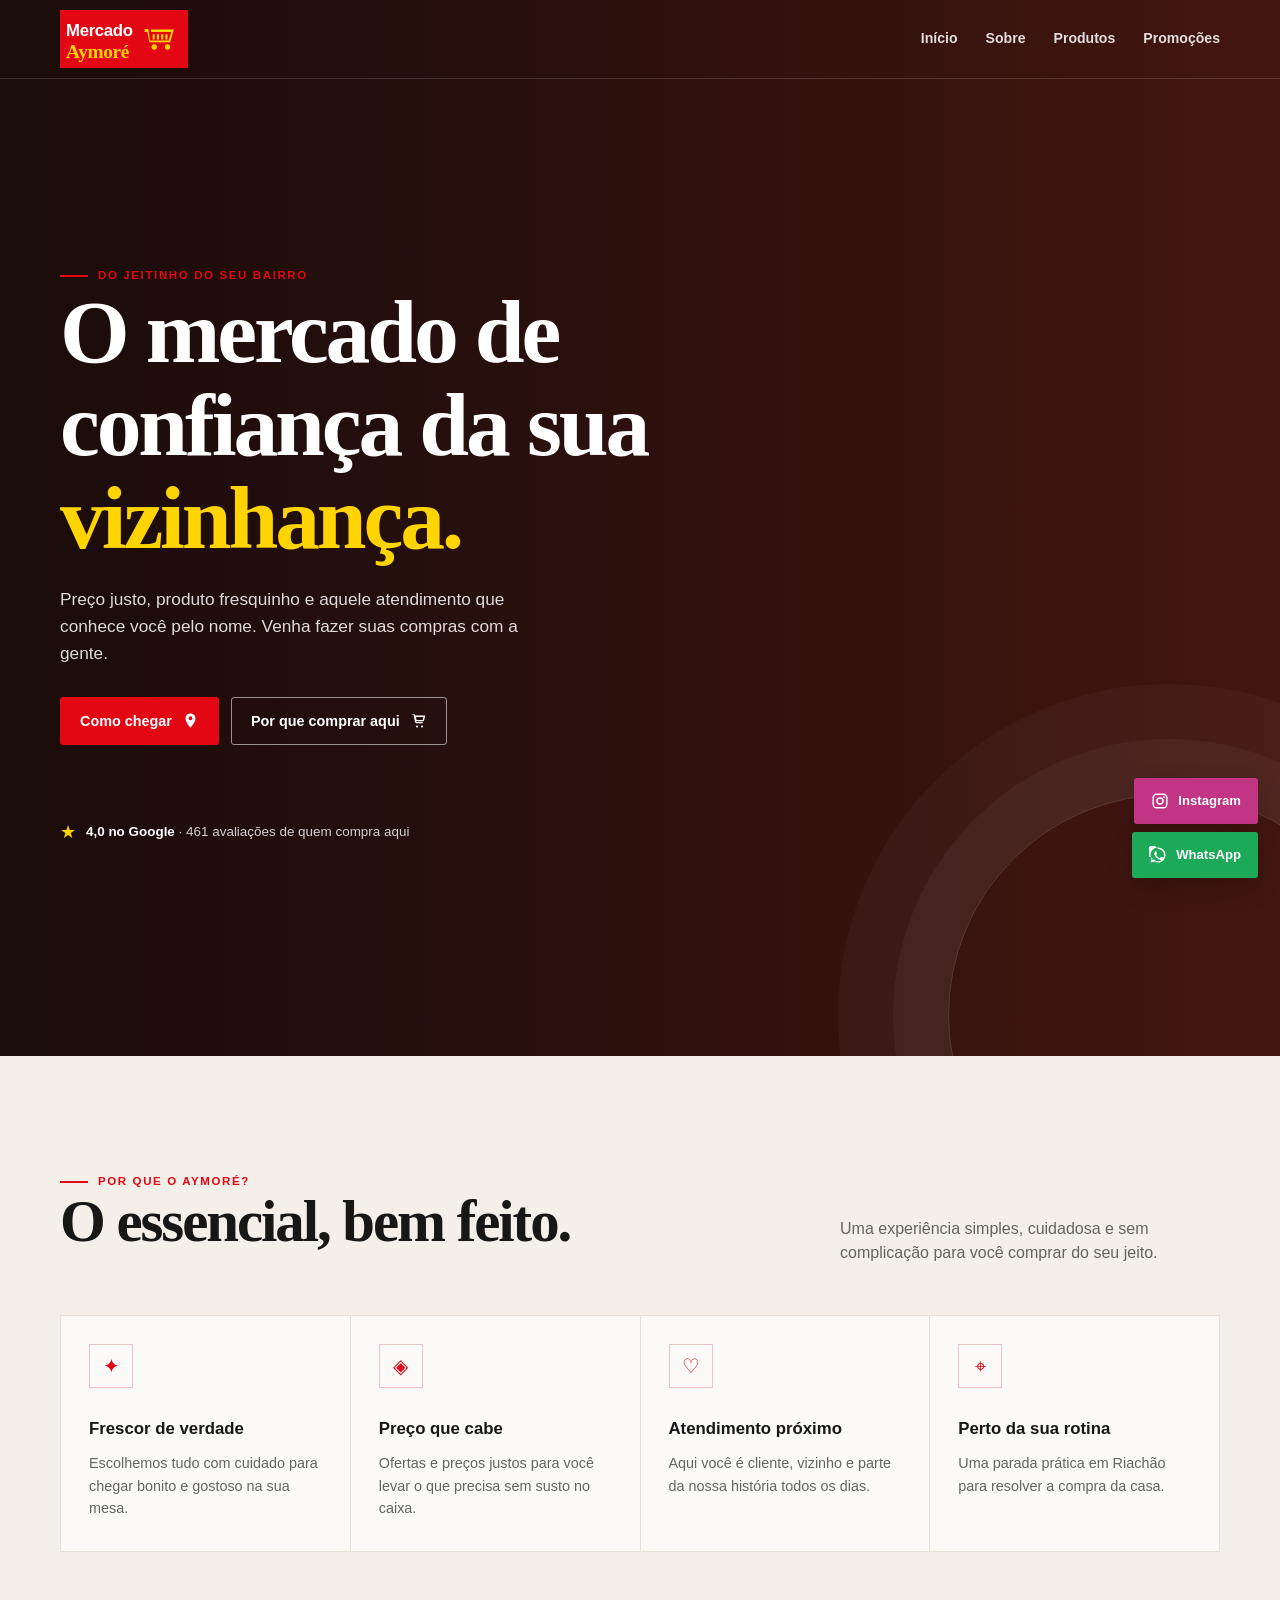
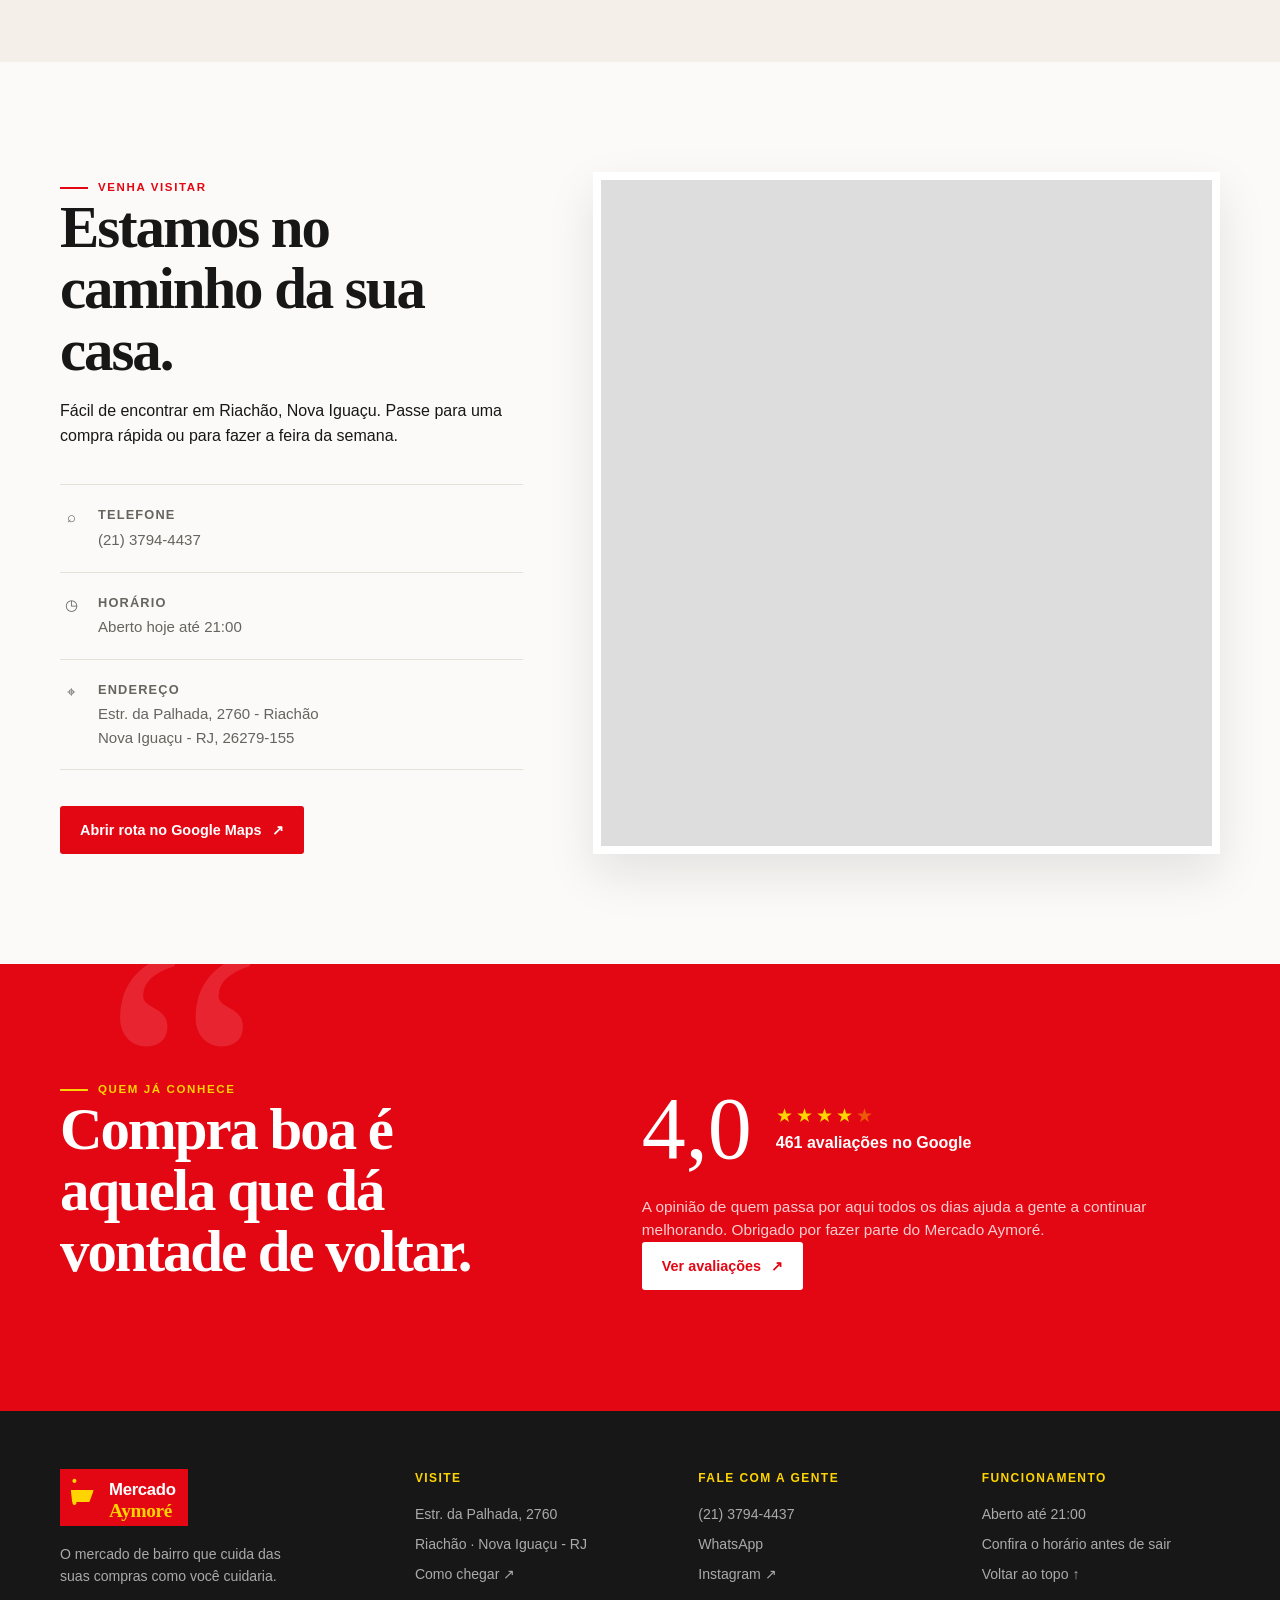
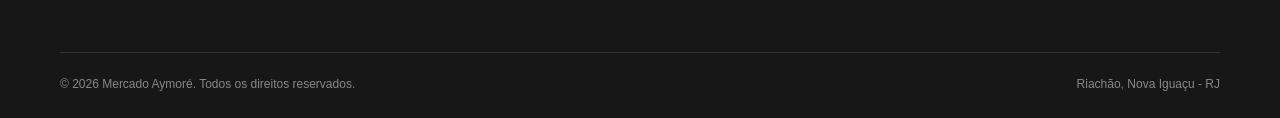
<file: index.html>
<!doctype html>
<html lang="pt-BR">
<head>
  <meta charset="utf-8">
  <meta name="viewport" content="width=device-width, initial-scale=1">
  <title>Mercado Aymoré | Seu mercado de bairro em Nova Iguaçu</title>
  <meta name="description" content="No Mercado Aymoré você encontra preço justo, produtos frescos e atendimento próximo em Riachão, Nova Iguaçu.">
  <meta name="theme-color" content="#e30613">
  <meta property="og:title" content="Mercado Aymoré | Riachão, Nova Iguaçu">
  <meta property="og:description" content="Preço justo, produto fresco e atendimento de confiança perto de você.">
  <meta property="og:type" content="website">
  <style>
    :root {
      --red: #e30613;
      --red-deep: #b90410;
      --ink: #171717;
      --muted: #66645f;
      --paper: #fbfaf8;
      --warm: #f4f0e9;
      --line: #e5e0d8;
      --white: #fff;
      --shadow: 0 20px 45px rgba(30, 23, 17, .1);
    }
    * { box-sizing: border-box; }
    html { scroll-behavior: smooth; }
    body { margin: 0; color: var(--ink); background: var(--paper); font-family: "DM Sans", sans-serif; line-height: 1.55; }
    body.menu-open { overflow: hidden; }
    a { color: inherit; text-decoration: none; }
    button { font: inherit; }
    .container { width: min(1160px, calc(100% - 40px)); margin: 0 auto; }
    .eyebrow { display: inline-flex; align-items: center; gap: 10px; color: var(--red); font-size: .72rem; font-weight: 700; letter-spacing: .14em; text-transform: uppercase; }
    .eyebrow::before { content: ""; width: 28px; height: 2px; background: currentColor; }
    h1, h2, h3, p { margin-top: 0; }
    h1, h2 { font-family: Fraunces, Georgia, serif; letter-spacing: -.035em; line-height: 1.04; }
    h1 { max-width: 720px; margin-bottom: 22px; font-size: clamp(3rem, 7vw, 6.4rem); }
    h2 { margin-bottom: 18px; font-size: clamp(2.35rem, 4.6vw, 4rem); }
    .button { display: inline-flex; align-items: center; justify-content: center; gap: 10px; min-height: 48px; padding: 0 19px; border: 1px solid transparent; border-radius: 3px; font-weight: 700; font-size: .9rem; transition: transform .2s ease, background .2s ease, color .2s ease; }
    .button:hover { transform: translateY(-2px); }
    .button-red { background: var(--red); color: var(--white); }
    .button-red:hover { background: var(--red-deep); }
    .button-light { background: var(--white); color: var(--red); }
    .button-outline { border-color: rgba(255,255,255,.55); color: var(--white); }
    .button-outline:hover { background: var(--white); color: var(--ink); }
    .button-quiet { border-color: var(--line); color: var(--ink); background: transparent; }
    .button-quiet:hover { border-color: var(--red); color: var(--red); }
    .site-header { position: fixed; z-index: 20; top: 0; left: 0; width: 100%; border-bottom: 1px solid rgba(255,255,255,.14); color: var(--white); transition: background .3s ease, box-shadow .3s ease, color .3s ease; }
    .site-header.scrolled { background: rgba(255,255,255,.97); color: var(--ink); box-shadow: 0 4px 20px rgba(20,15,10,.08); border-color: var(--line); }
    .nav-wrap { display: flex; align-items: center; justify-content: space-between; height: 78px; }
    .brand { display: inline-flex; align-items: center; gap: 9px; padding: 8px 12px 8px 6px; background: var(--red); color: var(--white); font-weight: 700; font-size: 1.05rem; letter-spacing: -.02em; }
    .brand-mark { position: relative; display: inline-block; width: 34px; height: 28px; color: #ffd400; }
    .brand-mark::before { content: ""; position: absolute; left: 4px; top: 7px; width: 23px; height: 12px; background: currentColor; clip-path: polygon(0 0, 100% 0, 88% 100%, 13% 100%); transform: skew(-8deg); }
    .brand-mark::after { content: "•  •"; position: absolute; left: 6px; bottom: -3px; color: currentColor; font-size: 14px; letter-spacing: 5px; }
    .scrolled .brand-mark { color: var(--white); }
    .brand-text em { display: block; color: #ffd400; font-family: Fraunces, Georgia, serif; font-size: 1.15em; font-style: normal; line-height: .8; }
    .scrolled .brand-text em { color: #ffd400; }
    .nav-links { display: flex; align-items: center; gap: 28px; font-size: .88rem; font-weight: 600; }
    .nav-links a { opacity: .86; transition: opacity .2s ease, color .2s ease; }
    .nav-links a:hover { opacity: 1; color: #ffd400; }
    .scrolled .nav-links a:hover { color: var(--red); }
    .header-contact { min-height: 40px; padding: 0 14px; font-size: .8rem; }
    .menu-toggle { display: none; width: 42px; height: 42px; padding: 0; border: 0; background: transparent; color: currentColor; cursor: pointer; }
    .menu-toggle span, .menu-toggle span::before, .menu-toggle span::after { display: block; width: 22px; height: 2px; margin: auto; background: currentColor; transition: transform .2s ease; }
    .menu-toggle span { position: relative; }
    .menu-toggle span::before, .menu-toggle span::after { content: ""; position: absolute; left: 0; }
    .menu-toggle span::before { top: -7px; }.menu-toggle span::after { top: 7px; }
    .hero { position: relative; min-height: min(790px, 90vh); display: flex; align-items: center; overflow: hidden; color: var(--white); background: #4a1712 url("https://images.unsplash.com/photo-1578916171728-46686eac8d58?auto=format&fit=crop&w=2000&q=82") center/cover; }
    .hero::before { content: ""; position: absolute; inset: 0; background: linear-gradient(90deg, rgba(16,10,8,.84) 0%, rgba(16,10,8,.55) 46%, rgba(16,10,8,.1) 100%); }
    .hero::after { content: ""; position: absolute; right: -110px; bottom: -180px; width: 440px; height: 440px; border: 1px solid rgba(255,255,255,.17); border-radius: 50%; box-shadow: 0 0 0 55px rgba(255,255,255,.04), 0 0 0 110px rgba(255,255,255,.03); }
    .hero-content { position: relative; z-index: 1; padding: 150px 0 100px; }
    .hero h1 span { color: #ffd400; }
    .hero-copy { max-width: 500px; margin-bottom: 30px; color: rgba(255,255,255,.85); font-size: 1.08rem; }
    .hero-actions { display: flex; flex-wrap: wrap; gap: 12px; }
    .location-icon, .cart-icon { width: 17px; height: 17px; flex: 0 0 17px; fill: currentColor; }
    .hero-note { display: flex; align-items: center; gap: 10px; margin-top: 74px; color: rgba(255,255,255,.8); font-size: .84rem; }
    .hero-note strong { color: var(--white); }
    .hero-note .star { color: #ffd400; font-size: 1.1rem; }
    section { padding: 110px 0; }
    .intro-grid { display: grid; grid-template-columns: .9fr 1.1fr; gap: 100px; align-items: center; }
    .intro-grid p { max-width: 560px; color: var(--muted); font-size: 1.05rem; }
    .intro-lead { color: var(--ink) !important; font-size: 1.3rem !important; line-height: 1.4; }
    .red-rule { width: 60px; height: 4px; margin: 25px 0; background: var(--red); }
    .detail-list { display: grid; grid-template-columns: 1fr 1fr; gap: 25px; margin-top: 34px; padding-top: 25px; border-top: 1px solid var(--line); }
    .detail-list strong { display: block; margin-bottom: 3px; font-size: .9rem; }.detail-list span { color: var(--muted); font-size: .85rem; }
    .band { background: var(--warm); }
    .section-heading { display: flex; align-items: end; justify-content: space-between; gap: 35px; margin-bottom: 45px; }
    .section-heading p { max-width: 380px; margin-bottom: 4px; color: var(--muted); }
    .benefits-grid { display: grid; grid-template-columns: repeat(4, 1fr); gap: 1px; background: var(--line); border: 1px solid var(--line); }
    .benefit { min-height: 235px; padding: 28px; background: var(--paper); transition: background .25s ease, transform .25s ease; }
    .benefit:hover { position: relative; z-index: 1; background: var(--white); transform: translateY(-5px); box-shadow: var(--shadow); }
    .benefit-icon { display: flex; align-items: center; justify-content: center; width: 44px; height: 44px; margin-bottom: 28px; border: 1px solid #efc3c6; color: var(--red); font-size: 1.25rem; }
    .benefit h3 { margin-bottom: 10px; font-size: 1.05rem; }.benefit p { margin: 0; color: var(--muted); font-size: .9rem; }
    .catalog-section { background: var(--white); }
    .catalog-tabs { display: flex; gap: 10px; margin: 0 0 34px; padding-bottom: 14px; border-bottom: 1px solid var(--line); }
    .catalog-tab { padding: 8px 0; border: 0; border-bottom: 2px solid transparent; background: transparent; color: var(--muted); font-weight: 700; cursor: pointer; }
    .catalog-tab.active, .catalog-tab:hover { border-color: var(--red); color: var(--red); }
    .catalog-space { display: grid; place-items: center; min-height: 220px; padding: 35px; border: 1px dashed #d9cfc2; background: var(--paper); text-align: center; }
    .catalog-space strong { display: block; margin-bottom: 7px; font-family: Fraunces, Georgia, serif; font-size: 1.55rem; }
    .catalog-space p { max-width: 420px; margin: 0; color: var(--muted); font-size: .9rem; }
    .promotion-section { background: var(--warm); }
    .promotion-space { display: grid; grid-template-columns: 1fr auto; align-items: center; gap: 30px; min-height: 210px; padding: 34px 40px; border-left: 5px solid var(--red); background: var(--white); box-shadow: 0 12px 28px rgba(30, 23, 17, .06); }
    .promotion-space strong { display: block; margin-bottom: 7px; font-family: Fraunces, Georgia, serif; font-size: 1.7rem; }
    .promotion-space p { max-width: 520px; margin: 0; color: var(--muted); }
    .promotion-badge { display: grid; place-items: center; width: 112px; height: 112px; border-radius: 50%; background: var(--red); color: var(--white); font-size: .72rem; font-weight: 700; letter-spacing: .1em; text-align: center; text-transform: uppercase; }
    .location-grid { display: grid; grid-template-columns: .85fr 1.15fr; gap: 70px; align-items: stretch; }
    .contact-stack { display: grid; gap: 0; margin: 36px 0; border-top: 1px solid var(--line); }
    .contact-row { display: flex; gap: 16px; padding: 20px 0; border-bottom: 1px solid var(--line); }.contact-row b { display: block; margin-bottom: 3px; font-size: .8rem; text-transform: uppercase; letter-spacing: .09em; }.contact-row span { color: var(--muted); font-size: .94rem; }.contact-icon { width: 22px; color: var(--red); font-size: 1.1rem; text-align: center; }
    .map-frame { min-height: 440px; border: 8px solid var(--white); box-shadow: var(--shadow); background: #ddd; }.map-frame iframe { display: block; width: 100%; height: 100%; min-height: 424px; border: 0; filter: saturate(.75); }
    .review-section { position: relative; overflow: hidden; background: var(--red); color: var(--white); }.review-section::before { content: "\201C"; position: absolute; top: -75px; left: 8%; color: rgba(255,255,255,.12); font-family: Georgia, serif; font-size: 23rem; line-height: 1; }.review-inner { position: relative; z-index: 1; display: grid; grid-template-columns: 1fr 1.2fr; gap: 100px; align-items: center; }.review-section .eyebrow { color: #ffd400; }.review-section h2 { max-width: 460px; }.review-main { display: flex; align-items: center; gap: 24px; }.rating-number { font-family: Fraunces, Georgia, serif; font-size: 5.5rem; line-height: 1; }.rating-stars { color: #ffd400; font-size: 1.2rem; letter-spacing: 3px; }.review-copy { margin: 22px 0 0; color: rgba(255,255,255,.8); font-size: .96rem; }
    footer { padding: 58px 0 25px; background: #171717; color: #fff; }.footer-grid { display: grid; grid-template-columns: 1.3fr 1fr 1fr 1fr; gap: 45px; padding-bottom: 50px; }.footer-brand { margin-bottom: 18px; }.footer-about { max-width: 240px; color: #aaa; font-size: .88rem; }.footer-title { margin-bottom: 17px; color: #ffd400; font-size: .75rem; font-weight: 700; letter-spacing: .12em; text-transform: uppercase; }.footer-links { display: grid; gap: 8px; color: #aaa; font-size: .88rem; }.footer-links a:hover { color: #fff; }.copyright { display: flex; justify-content: space-between; gap: 20px; padding-top: 22px; border-top: 1px solid #333; color: #888; font-size: .75rem; }
    .whatsapp-float, .instagram-float { position: fixed; z-index: 15; right: 22px; display: flex; align-items: center; gap: 9px; padding: 13px 17px; border-radius: 3px; color: #fff; box-shadow: 0 10px 25px rgba(0,0,0,.2); font-size: .82rem; font-weight: 700; transition: transform .2s ease; }.whatsapp-float { bottom: 22px; background: #1caa59; }.instagram-float { bottom: 76px; background: #c13584; }.whatsapp-float:hover, .instagram-float:hover { transform: translateY(-3px); }.social-icon { width: 18px; height: 18px; flex: 0 0 18px; fill: currentColor; }
    :focus-visible { outline: 3px solid #ffd400; outline-offset: 3px; }
    @media (max-width: 820px) {
      .container { width: min(100% - 32px, 620px); }
      .nav-wrap { height: 70px; }.header-contact { display: none; }.menu-toggle { display: block; }
      .nav-links { position: fixed; inset: 70px 0 auto; display: grid; gap: 0; padding: 18px 16px 24px; background: var(--white); color: var(--ink); box-shadow: 0 15px 30px rgba(0,0,0,.12); transform: translateY(-130%); transition: transform .3s ease; }.nav-links.is-open { transform: translateY(0); }.nav-links a { padding: 14px; border-bottom: 1px solid var(--line); opacity: 1; }.nav-links .header-contact { display: inline-flex; margin: 15px 14px 0; color: var(--white); background: var(--red); }
      .hero { min-height: 700px; background-position: 63% center; }.hero-content { padding: 145px 0 70px; }.hero-note { margin-top: 48px; }.intro-grid, .location-grid, .review-inner { grid-template-columns: 1fr; gap: 40px; }.benefits-grid { grid-template-columns: 1fr 1fr; }.section-heading { display: block; }.section-heading p { margin-top: 18px; }.map-frame { min-height: 330px; }.map-frame iframe { min-height: 314px; }.review-inner { gap: 30px; }.footer-grid { grid-template-columns: 1fr 1fr; }.footer-brand-col { grid-column: 1 / -1; }
    }
    @media (max-width: 480px) {
      section { padding: 78px 0; }.hero h1 { font-size: 3.35rem; }.hero-copy { font-size: 1rem; }.hero-actions { display: grid; }.hero-actions .button { width: 100%; }.benefits-grid { grid-template-columns: 1fr; }.benefit { min-height: auto; }.detail-list { gap: 18px; }.review-main { align-items: flex-start; flex-direction: column; gap: 8px; }.rating-number { font-size: 4.6rem; }.footer-grid { grid-template-columns: 1fr; gap: 30px; }.footer-brand-col { grid-column: auto; }.copyright { display: block; }.copyright span { display: block; margin-top: 8px; }.whatsapp-float { right: 14px; bottom: 14px; }
    }
  </style>
</head>
<body>
  <header class="site-header" id="site-header">
    <div class="container nav-wrap">
      <a class="brand" href="#inicio" aria-label="Mercado Aymoré, início">
        <span class="brand-text">Mercado <em>Aymoré</em></span>
        <svg class="brand-mark" viewBox="0 0 64 48" aria-hidden="true"><path fill="currentColor" d="M5 5h7l3 22h35l5-16H17V6h43l-7 24H14L10 11H5V5Zm15 10h4v10h-4V15Zm8 0h4v10h-4V15Zm8 0h4v10h-4V15Zm8 0h4v10h-4V15ZM23 34a5 5 0 1 0 0 10 5 5 0 0 0 0-10Zm25 0a5 5 0 1 0 0 10 5 5 0 0 0 0-10Z"/></svg>
      </a>
      <nav class="nav-links" id="nav-links" aria-label="Navegação principal">
        <a href="#inicio">Início</a><a href="sobre.html">Sobre</a><a href="produtos.html">Produtos</a><a href="promocoes.html">Promoções</a>
      </nav>
      <button class="menu-toggle" id="menu-toggle" aria-label="Abrir menu" aria-expanded="false" aria-controls="nav-links"><span></span></button>
    </div>
  </header>

  <main>
    <section class="hero" id="inicio">
      <div class="container hero-content">
        <span class="eyebrow">Do jeitinho do seu bairro</span>
        <h1>O mercado de confiança da sua <span>vizinhança.</span></h1>
        <p class="hero-copy">Preço justo, produto fresquinho e aquele atendimento que conhece você pelo nome. Venha fazer suas compras com a gente.</p>
        <div class="hero-actions"><a class="button button-red" href="#localizacao"><span>Como chegar</span><svg class="location-icon" viewBox="0 0 24 24" aria-hidden="true"><path d="M12 2a7 7 0 0 0-7 7c0 5.25 7 13 7 13s7-7.75 7-13a7 7 0 0 0-7-7Zm0 9.5A2.5 2.5 0 1 1 12 6a2.5 2.5 0 0 1 0 5.5Z"/></svg></a><a class="button button-outline" href="#diferenciais"><span>Por que comprar aqui</span><svg class="cart-icon" viewBox="0 0 24 24" aria-hidden="true"><path d="M3 4h2l2.1 10.1A2.4 2.4 0 0 0 9.45 16H18v-2H9.45a.4.4 0 0 1-.39-.32L8.8 13H18a2 2 0 0 0 1.94-1.52L21.5 5H7.1l-.42-2H3v1Zm5.4 3h10.54l-.95 3.99a.4.4 0 0 1-.39.31H9.23L8.4 7ZM10 19a1.5 1.5 0 1 0 0 3 1.5 1.5 0 0 0 0-3Zm7 0a1.5 1.5 0 1 0 0 3 1.5 1.5 0 0 0 0-3Z"/></svg></a></div>
        <div class="hero-note"><span class="star" aria-hidden="true">★</span><span><strong>4,0 no Google</strong> · 461 avaliações de quem compra aqui</span></div>
      </div>
    </section>

    <section class="band" id="diferenciais">
      <div class="container"><div class="section-heading"><div><span class="eyebrow">Por que o Aymoré?</span><h2>O essencial, bem feito.</h2></div><p>Uma experiência simples, cuidadosa e sem complicação para você comprar do seu jeito.</p></div>
        <div class="benefits-grid">
          <article class="benefit"><div class="benefit-icon" aria-hidden="true">✦</div><h3>Frescor de verdade</h3><p>Escolhemos tudo com cuidado para chegar bonito e gostoso na sua mesa.</p></article>
          <article class="benefit"><div class="benefit-icon" aria-hidden="true">◈</div><h3>Preço que cabe</h3><p>Ofertas e preços justos para você levar o que precisa sem susto no caixa.</p></article>
          <article class="benefit"><div class="benefit-icon" aria-hidden="true">♡</div><h3>Atendimento próximo</h3><p>Aqui você é cliente, vizinho e parte da nossa história todos os dias.</p></article>
          <article class="benefit"><div class="benefit-icon" aria-hidden="true">⌖</div><h3>Perto da sua rotina</h3><p>Uma parada prática em Riachão para resolver a compra da casa.</p></article>
        </div>
      </div>
    </section>

    <section id="localizacao">
      <div class="container location-grid"><div><span class="eyebrow">Venha visitar</span><h2>Estamos no caminho da sua casa.</h2><p>Fácil de encontrar em Riachão, Nova Iguaçu. Passe para uma compra rápida ou para fazer a feira da semana.</p>
        <div class="contact-stack"><a class="contact-row" href="tel:+552137944437"><span class="contact-icon" aria-hidden="true">⌕</span><span><b>Telefone</b><span>(21) 3794-4437</span></span></a><div class="contact-row"><span class="contact-icon" aria-hidden="true">◷</span><span><b>Horário</b><span>Aberto hoje até 21:00</span></span></div><div class="contact-row"><span class="contact-icon" aria-hidden="true">⌖</span><span><b>Endereço</b><span>Estr. da Palhada, 2760 - Riachão<br>Nova Iguaçu - RJ, 26279-155</span></span></div></div>
        <a class="button button-red" href="https://www.google.com/maps/dir/?api=1&destination=Estrada+da+Palhada%2C+2760%2C+Nova+Igua%C3%A7u%2C+RJ" target="_blank" rel="noopener">Abrir rota no Google Maps <span aria-hidden="true">↗</span></a>
      </div><div class="map-frame"><iframe title="Mapa do Mercado Aymoré" loading="lazy" src="https://www.google.com/maps?q=Mercado+Aymore,+Estrada+da+Palhada,+2760,+Nova+Iguacu,+RJ&output=embed"></iframe></div></div>
    </section>

    <section class="review-section"><div class="container review-inner"><div><span class="eyebrow">Quem já conhece</span><h2>Compra boa é aquela que dá vontade de voltar.</h2></div><div><div class="review-main"><span class="rating-number">4,0</span><div><div class="rating-stars" aria-label="4 de 5 estrelas">★★★★<span style="opacity:.4">★</span></div><strong>461 avaliações no Google</strong></div></div><p class="review-copy">A opinião de quem passa por aqui todos os dias ajuda a gente a continuar melhorando. Obrigado por fazer parte do Mercado Aymoré.</p><a class="button button-light" href="https://www.google.com/search?q=Mercado+Aymor%C3%A9+Nova+Igua%C3%A7u" target="_blank" rel="noopener">Ver avaliações <span aria-hidden="true">↗</span></a></div></div></section>
  </main>

  <footer id="contato"><div class="container"><div class="footer-grid"><div class="footer-brand-col"><a class="brand footer-brand" href="#inicio"><span class="brand-mark" aria-hidden="true"></span><span class="brand-text">Mercado <em>Aymoré</em></span></a><p class="footer-about">O mercado de bairro que cuida das suas compras como você cuidaria.</p></div><div><div class="footer-title">Visite</div><div class="footer-links"><span>Estr. da Palhada, 2760</span><span>Riachão · Nova Iguaçu - RJ</span><a href="https://www.google.com/maps/dir/?api=1&destination=Estrada+da+Palhada%2C+2760%2C+Nova+Igua%C3%A7u%2C+RJ" target="_blank" rel="noopener">Como chegar ↗</a></div></div><div><div class="footer-title">Fale com a gente</div><div class="footer-links"><a href="tel:+552137944437">(21) 3794-4437</a><a data-whatsapp href="https://wa.me/552137944437?text=Ol%C3%A1%2C%20vim%20pelo%20site%20do%20Mercado%20Aymor%C3%A9" target="_blank" rel="noopener">WhatsApp</a><a href="https://www.instagram.com/mercadoaymore" target="_blank" rel="noopener">Instagram ↗</a></div></div><div><div class="footer-title">Funcionamento</div><div class="footer-links"><span>Aberto até 21:00</span><span>Confira o horário antes de sair</span><a href="#inicio">Voltar ao topo ↑</a></div></div></div><div class="copyright"><span>© 2026 Mercado Aymoré. Todos os direitos reservados.</span><span>Riachão, Nova Iguaçu - RJ</span></div></div></footer>
  <a class="instagram-float" href="https://www.instagram.com/mercadoaymore" target="_blank" rel="noopener" aria-label="Acessar o Instagram do Mercado Aymoré"><svg class="social-icon" viewBox="0 0 24 24" aria-hidden="true"><path d="M7.5 2h9A5.5 5.5 0 0 1 22 7.5v9a5.5 5.5 0 0 1-5.5 5.5h-9A5.5 5.5 0 0 1 2 16.5v-9A5.5 5.5 0 0 1 7.5 2Zm0 2A3.5 3.5 0 0 0 4 7.5v9A3.5 3.5 0 0 0 7.5 20h9a3.5 3.5 0 0 0 3.5-3.5v-9A3.5 3.5 0 0 0 16.5 4h-9Zm9.75 1.5a1.25 1.25 0 1 1 0 2.5 1.25 1.25 0 0 1 0-2.5ZM12 7a5 5 0 1 1 0 10 5 5 0 0 1 0-10Zm0 2a3 3 0 1 0 0 6 3 3 0 0 0 0-6Z"/></svg><span>Instagram</span></a><a class="whatsapp-float" data-whatsapp href="https://wa.me/552137944437?text=Ol%C3%A1%2C%20vim%20pelo%20site%20do%20Mercado%20Aymor%C3%A9" target="_blank" rel="noopener" aria-label="Falar com o Mercado Aymoré pelo WhatsApp"><svg class="social-icon" viewBox="0 0 24 24" aria-hidden="true"><path d="M12 2a10 10 0 0 0-8.66 15L2 22l5.18-1.31A10 10 0 1 0 12 2Zm0 2a8 8 0 0 1 6.93 12L18.2 17.1l.23.36A8 8 0 0 1 7.07 18.2l-.36-.23-2.67.68.7-2.6-.25-.38A8 8 0 1 1 12 4Zm-3.1 3.2c-.2 0-.52.08-.8.39-.28.3-1.08 1.05-1.08 2.57s1.1 2.98 1.25 3.19c.15.2 2.14 3.42 5.26 4.65 2.6 1.03 3.13.83 3.69.78.56-.05 1.8-.74 2.05-1.46.25-.72.25-1.33.17-1.46-.08-.13-.3-.2-.64-.37-.33-.17-1.98-.98-2.28-1.09-.3-.12-.52-.17-.74.17-.22.33-.85 1.09-1.04 1.31-.19.22-.38.25-.7.08-.33-.17-1.38-.51-2.63-1.63-.97-.87-1.62-1.94-1.81-2.27-.19-.33-.02-.52.14-.69.14-.14.33-.38.5-.57.16-.2.22-.33.33-.55.11-.22.06-.42-.03-.59-.08-.17-.74-1.83-1.01-2.5-.27-.65-.54-.56-.74-.56Z"/></svg><span>WhatsApp</span></a>
  <script>
    const header = document.querySelector('#site-header');
    const menuToggle = document.querySelector('#menu-toggle');
    const navLinks = document.querySelector('#nav-links');
    const setHeaderState = () => header.classList.toggle('scrolled', window.scrollY > 25);
    setHeaderState();
    window.addEventListener('scroll', setHeaderState, { passive: true });
    menuToggle.addEventListener('click', () => {
      const isOpen = navLinks.classList.toggle('is-open');
      document.body.classList.toggle('menu-open', isOpen);
      menuToggle.setAttribute('aria-expanded', String(isOpen));
      menuToggle.setAttribute('aria-label', isOpen ? 'Fechar menu' : 'Abrir menu');
    });
    navLinks.querySelectorAll('a').forEach(link => link.addEventListener('click', () => {
      navLinks.classList.remove('is-open'); document.body.classList.remove('menu-open'); menuToggle.setAttribute('aria-expanded', 'false'); menuToggle.setAttribute('aria-label', 'Abrir menu');
    }));
  </script>
</body>
</html>
</file>
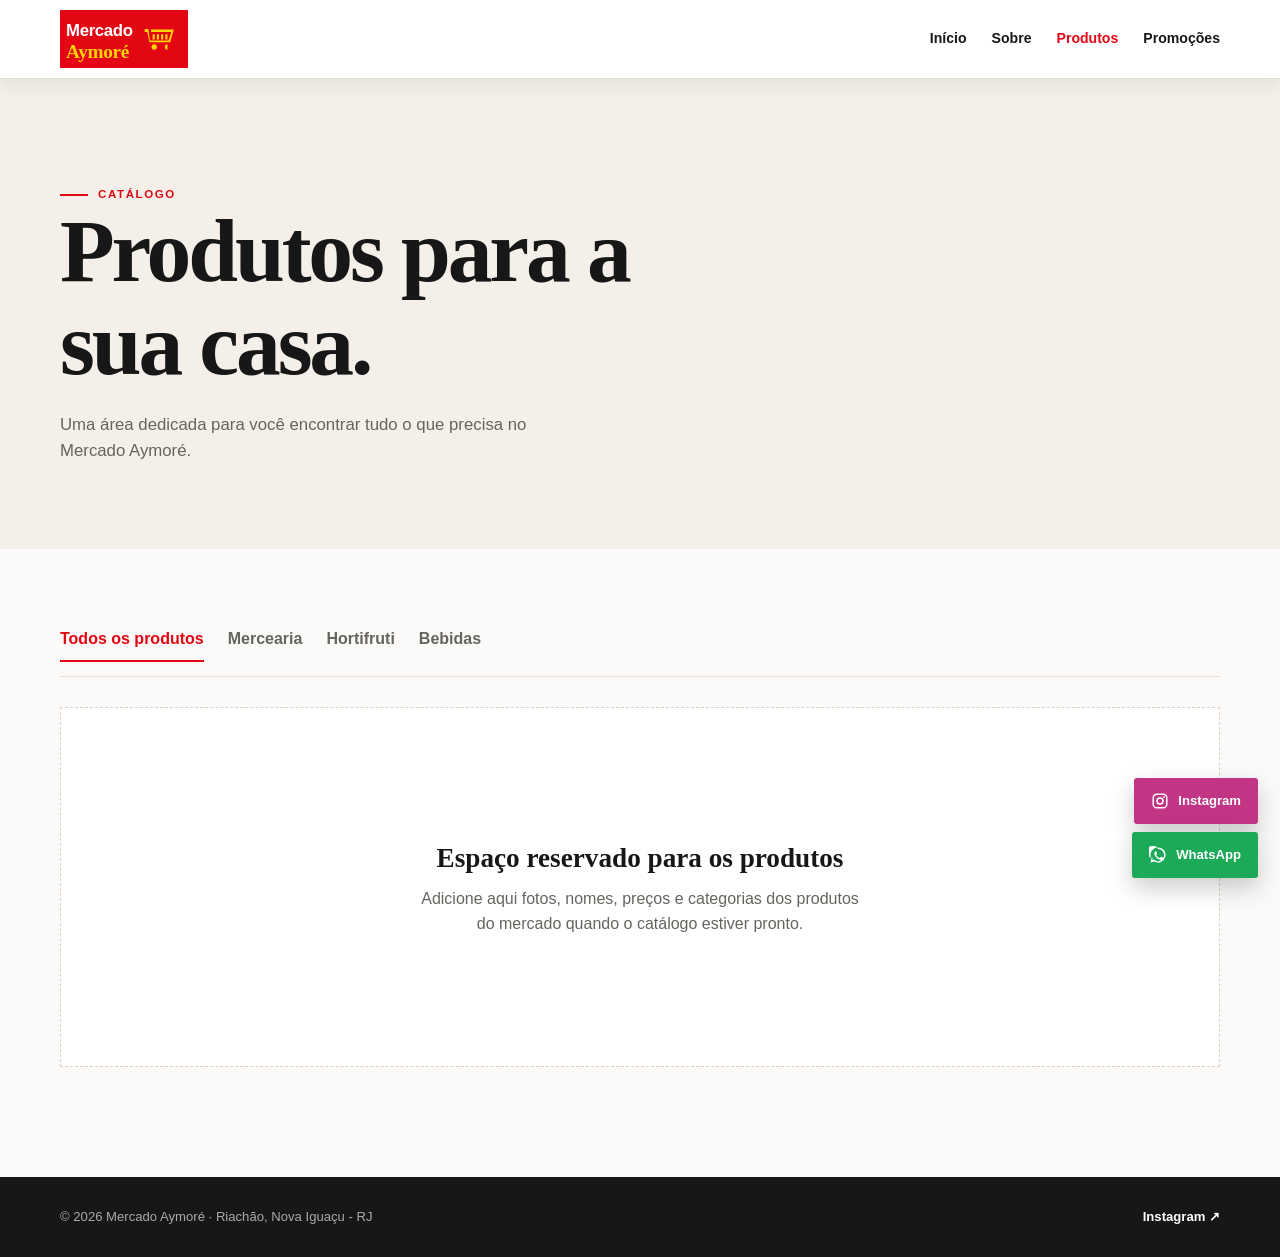
<file: produtos.html>
<!doctype html>
<html lang="pt-BR">
<head>
  <meta charset="utf-8">
  <meta name="viewport" content="width=device-width, initial-scale=1">
  <title>Produtos | Mercado Aymoré</title>
  <meta name="description" content="Confira os produtos do Mercado Aymoré em Nova Iguaçu.">
  <meta name="theme-color" content="#e30613">
  <style>
    :root { --red:#e30613; --red-dark:#b90410; --ink:#171717; --muted:#66645f; --paper:#fbfaf8; --warm:#f4f0e9; --line:#e5e0d8; --white:#fff; }
    * { box-sizing:border-box; } html { scroll-behavior:smooth; } body { margin:0; color:var(--ink); background:var(--paper); font-family:"DM Sans",sans-serif; line-height:1.55; } a { color:inherit; text-decoration:none; } button { font:inherit; }
    .container { width:min(1160px,calc(100% - 40px)); margin:0 auto; } h1,h2 { margin:0; font-family:Fraunces,Georgia,serif; letter-spacing:-.035em; line-height:1.04; } h1 { max-width:700px; font-size:clamp(3rem,7vw,6rem); } h2 { margin-bottom:18px; font-size:clamp(2.35rem,4.6vw,4rem); } .eyebrow { display:inline-flex; align-items:center; gap:10px; color:var(--red); font-size:.72rem; font-weight:700; letter-spacing:.14em; text-transform:uppercase; } .eyebrow::before { content:""; width:28px; height:2px; background:currentColor; }
    .site-header { position:relative; z-index:10; background:var(--white); border-bottom:1px solid var(--line); box-shadow:0 4px 20px rgba(20,15,10,.08); } .nav-wrap { display:flex; align-items:center; justify-content:space-between; min-height:78px; } .brand { display:inline-flex; align-items:center; gap:9px; padding:8px 12px 8px 6px; background:var(--red); color:var(--white); font-weight:700; font-size:1.05rem; letter-spacing:-.02em; } .brand-mark { position:relative; display:inline-block; width:34px; height:28px; color:#ffd400; } .brand-mark::before { content:""; position:absolute; left:4px; top:7px; width:23px; height:12px; background:currentColor; clip-path:polygon(0 0, 100% 0, 88% 100%, 13% 100%); transform:skew(-8deg); } .brand-mark::after { content:"•  •"; position:absolute; left:6px; bottom:-3px; color:currentColor; font-size:14px; letter-spacing:5px; } .brand-text em { display:block; color:#ffd400; font-family:Fraunces,Georgia,serif; font-size:1.15em; font-style:normal; line-height:.8; }
    .nav-links { display:flex; align-items:center; gap:25px; font-size:.88rem; font-weight:600; } .nav-links a { transition:color .2s ease; } .nav-links a:hover,.nav-links a.active { color:var(--red); } .button { display:inline-flex; align-items:center; justify-content:center; gap:10px; min-height:48px; padding:0 19px; border:1px solid transparent; border-radius:3px; font-size:.9rem; font-weight:700; transition:transform .2s ease,background .2s ease; } .button:hover { transform:translateY(-2px); } .button-red { background:var(--red); color:var(--white); } .button-red:hover { background:var(--red-dark); } .header-contact { min-height:40px; padding:0 14px; font-size:.8rem; } .menu-toggle { display:none; width:42px; height:42px; border:0; background:transparent; color:var(--ink); }
    .page-hero { padding:100px 0 85px; background:var(--warm); } .page-hero p { max-width:520px; margin:22px 0 0; color:var(--muted); font-size:1.05rem; } .content { padding:70px 0 110px; } .catalog-tabs { display:flex; gap:24px; margin-bottom:30px; padding-bottom:14px; border-bottom:1px solid var(--line); } .catalog-tab { padding:8px 0; border:0; border-bottom:2px solid transparent; background:transparent; color:var(--muted); font-weight:700; cursor:pointer; } .catalog-tab.active,.catalog-tab:hover { border-color:var(--red); color:var(--red); } .catalog-space { display:grid; place-items:center; min-height:360px; padding:40px; border:1px dashed #d9cfc2; background:var(--white); text-align:center; } .catalog-space strong { display:block; margin-bottom:8px; font-family:Fraunces,Georgia,serif; font-size:1.7rem; } .catalog-space p { max-width:450px; margin:0; color:var(--muted); }
    footer { padding:30px 0; background:#171717; color:#aaa; font-size:.82rem; } .footer-row { display:flex; align-items:center; justify-content:space-between; gap:20px; } .footer-row a { color:#fff; font-weight:700; } .whatsapp-float, .instagram-float { position:fixed; z-index:15; right:22px; display:flex; align-items:center; gap:9px; padding:13px 17px; border-radius:3px; color:#fff; box-shadow:0 10px 25px rgba(0,0,0,.2); font-size:.82rem; font-weight:700; }.whatsapp-float { bottom:22px; background:#1caa59; }.instagram-float { bottom:76px; background:#c13584; }.social-icon { width:18px; height:18px; flex:0 0 18px; fill:currentColor; } :focus-visible { outline:3px solid #ffd400; outline-offset:3px; }
    @media(max-width:900px) { .nav-links { gap:14px; font-size:.8rem; } .header-contact { display:none; } } @media(max-width:680px) { .container { width:min(100% - 32px,620px); } .nav-wrap { min-height:70px; } .menu-toggle { display:block; } .menu-toggle::before { content:"☰"; font-size:1.5rem; } .nav-links { position:absolute; top:70px; left:0; right:0; display:grid; gap:0; padding:12px 16px 18px; background:var(--white); box-shadow:0 15px 30px rgba(0,0,0,.12); transform:translateY(-150%); transition:transform .3s ease; } .nav-links.is-open { transform:translateY(0); } .nav-links a { padding:13px 10px; border-bottom:1px solid var(--line); } .page-hero { padding:75px 0 65px; } .content { padding:55px 0 75px; } .catalog-tabs { gap:15px; overflow:auto; white-space:nowrap; } .catalog-space { min-height:270px; padding:28px 20px; } .footer-row { display:block; } .footer-row span { display:block; margin-top:10px; } }
  </style>
</head>
<body>
  <header class="site-header"><div class="container nav-wrap"><a class="brand" href="index.html#inicio" aria-label="Mercado Aymoré, página inicial"><span class="brand-text">Mercado <em>Aymoré</em></span><svg class="brand-mark" viewBox="0 0 64 48" aria-hidden="true"><path fill="currentColor" d="M5 5h7l3 22h35l5-16H17V6h43l-7 24H14L10 11H5V5Zm15 10h4v10h-4V15Zm8 0h4v10h-4V15Zm8 0h4v10h-4V15Zm8 0h4v10h-4V15ZM23 34a5 5 0 1 0 0 10 5 5 0 0 0 0-10Zm25 0a5 5 0 1 0 0 10 5 5 0 0 0-10Z"/></svg></a><nav class="nav-links" id="nav-links" aria-label="Navegação principal"><a href="index.html">Início</a><a href="sobre.html">Sobre</a><a class="active" href="produtos.html">Produtos</a><a href="promocoes.html">Promoções</a></nav><button class="menu-toggle" id="menu-toggle" aria-label="Abrir menu" aria-expanded="false"><span></span></button></div></header>
  <main><section class="page-hero"><div class="container"><span class="eyebrow">Catálogo</span><h1>Produtos para a sua casa.</h1><p>Uma área dedicada para você encontrar tudo o que precisa no Mercado Aymoré.</p></div></section><section class="content"><div class="container"><div class="catalog-tabs" role="tablist" aria-label="Categorias de produtos"><button class="catalog-tab active" type="button" role="tab" aria-selected="true">Todos os produtos</button><button class="catalog-tab" type="button" role="tab" aria-selected="false">Mercearia</button><button class="catalog-tab" type="button" role="tab" aria-selected="false">Hortifruti</button><button class="catalog-tab" type="button" role="tab" aria-selected="false">Bebidas</button></div><div class="catalog-space"><div><strong>Espaço reservado para os produtos</strong><p>Adicione aqui fotos, nomes, preços e categorias dos produtos do mercado quando o catálogo estiver pronto.</p></div></div></div></section></main>
  <footer><div class="container footer-row"><span>© 2026 Mercado Aymoré · Riachão, Nova Iguaçu - RJ</span><a href="https://www.instagram.com/mercadoaymore" target="_blank" rel="noopener">Instagram ↗</a></div></footer><a class="instagram-float" href="https://www.instagram.com/mercadoaymore" target="_blank" rel="noopener" aria-label="Acessar o Instagram do Mercado Aymoré"><svg class="social-icon" viewBox="0 0 24 24" aria-hidden="true"><path d="M7.5 2h9A5.5 5.5 0 0 1 22 7.5v9a5.5 5.5 0 0 1-5.5 5.5h-9A5.5 5.5 0 0 1 2 16.5v-9A5.5 5.5 0 0 1 7.5 2Zm0 2A3.5 3.5 0 0 0 4 7.5v9A3.5 3.5 0 0 0 7.5 20h9a3.5 3.5 0 0 0 3.5-3.5v-9A3.5 3.5 0 0 0 16.5 4h-9Zm9.75 1.5a1.25 1.25 0 1 1 0 2.5 1.25 1.25 0 0 1 0-2.5ZM12 7a5 5 0 1 1 0 10 5 5 0 0 1 0-10Zm0 2a3 3 0 1 0 0 6 3 3 0 0 0 0-6Z"/></svg><span>Instagram</span></a><a class="whatsapp-float" href="https://wa.me/552137944437?text=Ol%C3%A1%2C%20vim%20pelo%20site%20do%20Mercado%20Aymor%C3%A9" target="_blank" rel="noopener" aria-label="Falar com o Mercado Aymoré pelo WhatsApp"><svg class="social-icon" viewBox="0 0 24 24" aria-hidden="true"><path d="M12 2a10 10 0 0 0-8.66 15L2 22l5.18-1.31A10 10 0 1 0 12 2Zm0 2a8 8 0 0 1 6.93 12L18.2 17.1l.23.36A8 8 0 0 1 7.07 18.2l-.36-.23-2.67.68.7-2.6-.25-.38A8 8 0 1 1 12 4Zm-3.1 3.2c-.2 0-.52.08-.8.39-.28.3-1.08 1.05-1.08 2.57s1.1 2.98 1.25 3.19c.15.2 2.14 3.42 5.26 4.65 2.6 1.03 3.13.83 3.69.78.56-.05 1.8-.74 2.05-1.46.25-.72.25-1.33.17-1.46-.08-.13-.3-.2-.64-.37-.33-.17-1.98-.98-2.28-1.09-.3-.12-.52-.17-.74.17-.22.33-.85 1.09-1.04 1.31-.19.22-.38.25-.7.08-.33-.17-1.38-.51-2.63-1.63-.97-.87-1.62-1.94-1.81-2.27-.19-.33-.02-.52.14-.69.14-.14.33-.38.5-.57.16-.2.22-.33.33-.55.11-.22.06-.42-.03-.59-.08-.17-.74-1.83-1.01-2.5-.27-.65-.54-.56-.74-.56Z"/></svg><span>WhatsApp</span></a>
  <script>const toggle=document.querySelector('#menu-toggle');const nav=document.querySelector('#nav-links');toggle.addEventListener('click',()=>{const open=nav.classList.toggle('is-open');toggle.setAttribute('aria-expanded',String(open));toggle.setAttribute('aria-label',open?'Fechar menu':'Abrir menu');});nav.querySelectorAll('a').forEach(link=>link.addEventListener('click',()=>nav.classList.remove('is-open')));</script>
</body>
</html>
</file>
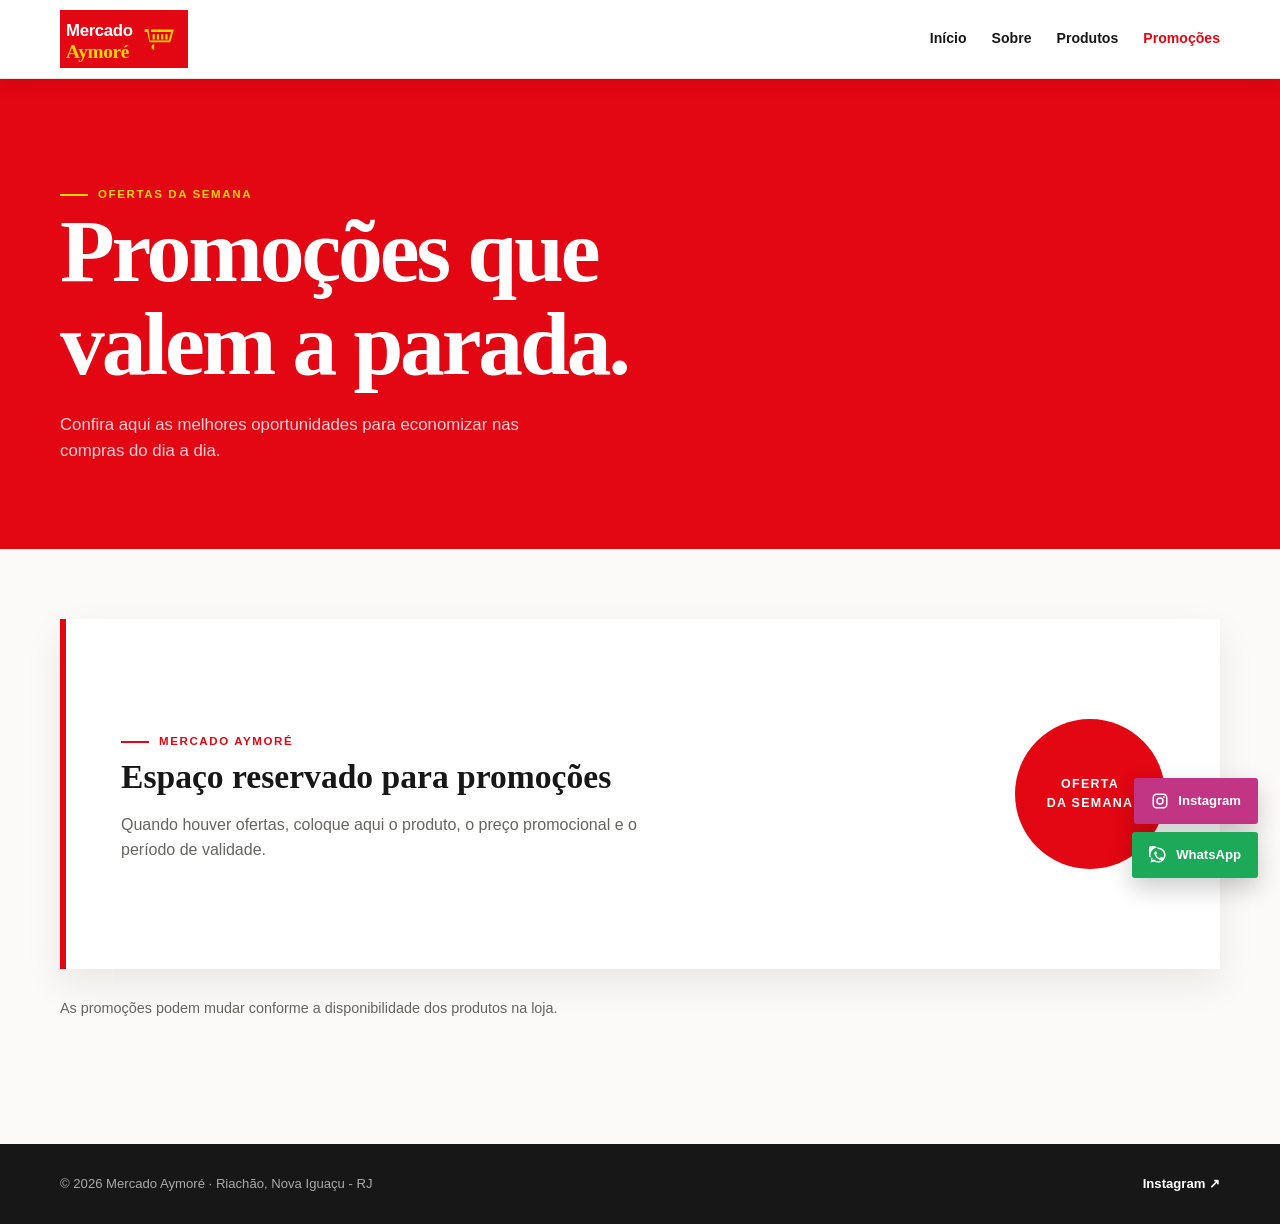
<file: promocoes.html>
<!doctype html>
<html lang="pt-BR">
<head>
  <meta charset="utf-8">
  <meta name="viewport" content="width=device-width, initial-scale=1">
  <title>Promoções | Mercado Aymoré</title>
  <meta name="description" content="Veja as promoções e ofertas da semana do Mercado Aymoré em Nova Iguaçu.">
  <meta name="theme-color" content="#e30613">
  <style>
    :root { --red:#e30613; --red-dark:#b90410; --ink:#171717; --muted:#66645f; --paper:#fbfaf8; --warm:#f4f0e9; --line:#e5e0d8; --white:#fff; }
    * { box-sizing:border-box; } body { margin:0; color:var(--ink); background:var(--paper); font-family:"DM Sans",sans-serif; line-height:1.55; } a { color:inherit; text-decoration:none; } h1,h2 { margin:0; font-family:Fraunces,Georgia,serif; letter-spacing:-.035em; line-height:1.04; } h1 { max-width:700px; font-size:clamp(3rem,7vw,6rem); } h2 { font-size:clamp(2.35rem,4.6vw,4rem); } .container { width:min(1160px,calc(100% - 40px)); margin:0 auto; } .eyebrow { display:inline-flex; align-items:center; gap:10px; color:var(--red); font-size:.72rem; font-weight:700; letter-spacing:.14em; text-transform:uppercase; } .eyebrow::before { content:""; width:28px; height:2px; background:currentColor; }
    .site-header { position:relative; z-index:10; background:var(--white); border-bottom:1px solid var(--line); box-shadow:0 4px 20px rgba(20,15,10,.08); } .nav-wrap { display:flex; align-items:center; justify-content:space-between; min-height:78px; } .brand { display:inline-flex; align-items:center; gap:9px; padding:8px 12px 8px 6px; background:var(--red); color:var(--white); font-weight:700; font-size:1.05rem; letter-spacing:-.02em; } .brand-mark { position:relative; display:inline-block; width:34px; height:28px; color:#ffd400; } .brand-mark::before { content:""; position:absolute; left:4px; top:7px; width:23px; height:12px; background:currentColor; clip-path:polygon(0 0, 100% 0, 88% 100%, 13% 100%); transform:skew(-8deg); } .brand-mark::after { content:"•  •"; position:absolute; left:6px; bottom:-3px; color:currentColor; font-size:14px; letter-spacing:5px; } .brand-text em { display:block; color:#ffd400; font-family:Fraunces,Georgia,serif; font-size:1.15em; font-style:normal; line-height:.8; }
    .nav-links { display:flex; align-items:center; gap:25px; font-size:.88rem; font-weight:600; } .nav-links a { transition:color .2s ease; } .nav-links a:hover,.nav-links a.active { color:var(--red); } .button { display:inline-flex; align-items:center; justify-content:center; min-height:40px; padding:0 14px; border-radius:3px; font-size:.8rem; font-weight:700; } .button-red { background:var(--red); color:var(--white); } .header-contact { min-height:40px; } .menu-toggle { display:none; width:42px; height:42px; border:0; background:transparent; color:var(--ink); }
    .page-hero { padding:100px 0 85px; background:var(--red); color:var(--white); } .page-hero .eyebrow { color:#ffd400; } .page-hero p { max-width:520px; margin:22px 0 0; color:rgba(255,255,255,.82); font-size:1.05rem; } .content { padding:70px 0 110px; } .promotion-space { display:grid; grid-template-columns:1fr auto; align-items:center; gap:30px; min-height:350px; padding:46px 55px; border-left:6px solid var(--red); background:var(--white); box-shadow:0 15px 35px rgba(30,23,17,.08); } .promotion-space strong { display:block; margin-bottom:10px; font-family:Fraunces,Georgia,serif; font-size:2.1rem; } .promotion-space p { max-width:540px; margin:0; color:var(--muted); } .promotion-badge { display:grid; place-items:center; width:150px; height:150px; border-radius:50%; background:var(--red); color:var(--white); font-size:.78rem; font-weight:700; letter-spacing:.1em; text-align:center; text-transform:uppercase; } .note { margin-top:28px; color:var(--muted); font-size:.9rem; }
    footer { padding:30px 0; background:#171717; color:#aaa; font-size:.82rem; } .footer-row { display:flex; align-items:center; justify-content:space-between; gap:20px; } .footer-row a { color:#fff; font-weight:700; } .whatsapp-float, .instagram-float { position:fixed; z-index:15; right:22px; display:flex; align-items:center; gap:9px; padding:13px 17px; border-radius:3px; color:#fff; box-shadow:0 10px 25px rgba(0,0,0,.2); font-size:.82rem; font-weight:700; }.whatsapp-float { bottom:22px; background:#1caa59; }.instagram-float { bottom:76px; background:#c13584; }.social-icon { width:18px; height:18px; flex:0 0 18px; fill:currentColor; } :focus-visible { outline:3px solid #ffd400; outline-offset:3px; }
    @media(max-width:900px) { .nav-links { gap:14px; font-size:.8rem; } .header-contact { display:none; } } @media(max-width:680px) { .container { width:min(100% - 32px,620px); } .nav-wrap { min-height:70px; } .menu-toggle { display:block; } .menu-toggle::before { content:"☰"; font-size:1.5rem; } .nav-links { position:absolute; top:70px; left:0; right:0; display:grid; gap:0; padding:12px 16px 18px; background:var(--white); box-shadow:0 15px 30px rgba(0,0,0,.12); transform:translateY(-150%); transition:transform .3s ease; } .nav-links.is-open { transform:translateY(0); } .nav-links a { padding:13px 10px; border-bottom:1px solid var(--line); } .page-hero { padding:75px 0 65px; } .content { padding:55px 0 75px; } .promotion-space { grid-template-columns:1fr; min-height:300px; padding:32px 24px; } .promotion-badge { width:110px; height:110px; } .footer-row { display:block; } .footer-row span { display:block; margin-top:10px; } }
  </style>
</head>
<body>
  <header class="site-header"><div class="container nav-wrap"><a class="brand" href="index.html#inicio" aria-label="Mercado Aymoré, página inicial"><span class="brand-text">Mercado <em>Aymoré</em></span><svg class="brand-mark" viewBox="0 0 64 48" aria-hidden="true"><path fill="currentColor" d="M5 5h7l3 22h35l5-16H17V6h43l-7 24H14L10 11H5V5Zm15 10h4v10h-4V15Zm8 0h4v10h-4V15Zm8 0h4v10h-4V15Zm8 0h4v10h-4V15ZM23 34a5 5 0 1 0 0 10 5 5 0 0 0-10Zm25 0a5 5 0 1 0 0 10 5 5 0 0 0-10Z"/></svg></a><nav class="nav-links" id="nav-links" aria-label="Navegação principal"><a href="index.html">Início</a><a href="sobre.html">Sobre</a><a href="produtos.html">Produtos</a><a class="active" href="promocoes.html">Promoções</a></nav><button class="menu-toggle" id="menu-toggle" aria-label="Abrir menu" aria-expanded="false"><span></span></button></div></header>
  <main><section class="page-hero"><div class="container"><span class="eyebrow">Ofertas da semana</span><h1>Promoções que valem a parada.</h1><p>Confira aqui as melhores oportunidades para economizar nas compras do dia a dia.</p></div></section><section class="content"><div class="container"><div class="promotion-space"><div><span class="eyebrow">Mercado Aymoré</span><strong>Espaço reservado para promoções</strong><p>Quando houver ofertas, coloque aqui o produto, o preço promocional e o período de validade.</p></div><div class="promotion-badge">Oferta<br>da semana</div></div><p class="note">As promoções podem mudar conforme a disponibilidade dos produtos na loja.</p></div></section></main>
  <footer><div class="container footer-row"><span>© 2026 Mercado Aymoré · Riachão, Nova Iguaçu - RJ</span><a href="https://www.instagram.com/mercadoaymore" target="_blank" rel="noopener">Instagram ↗</a></div></footer><a class="instagram-float" href="https://www.instagram.com/mercadoaymore" target="_blank" rel="noopener" aria-label="Acessar o Instagram do Mercado Aymoré"><svg class="social-icon" viewBox="0 0 24 24" aria-hidden="true"><path d="M7.5 2h9A5.5 5.5 0 0 1 22 7.5v9a5.5 5.5 0 0 1-5.5 5.5h-9A5.5 5.5 0 0 1 2 16.5v-9A5.5 5.5 0 0 1 7.5 2Zm0 2A3.5 3.5 0 0 0 4 7.5v9A3.5 3.5 0 0 0 7.5 20h9a3.5 3.5 0 0 0 3.5-3.5v-9A3.5 3.5 0 0 0 16.5 4h-9Zm9.75 1.5a1.25 1.25 0 1 1 0 2.5 1.25 1.25 0 0 1 0-2.5ZM12 7a5 5 0 1 1 0 10 5 5 0 0 1 0-10Zm0 2a3 3 0 1 0 0 6 3 3 0 0 0 0-6Z"/></svg><span>Instagram</span></a><a class="whatsapp-float" href="https://wa.me/552137944437?text=Ol%C3%A1%2C%20vim%20pelo%20site%20do%20Mercado%20Aymor%C3%A9" target="_blank" rel="noopener" aria-label="Falar com o Mercado Aymoré pelo WhatsApp"><svg class="social-icon" viewBox="0 0 24 24" aria-hidden="true"><path d="M12 2a10 10 0 0 0-8.66 15L2 22l5.18-1.31A10 10 0 1 0 12 2Zm0 2a8 8 0 0 1 6.93 12L18.2 17.1l.23.36A8 8 0 0 1 7.07 18.2l-.36-.23-2.67.68.7-2.6-.25-.38A8 8 0 1 1 12 4Zm-3.1 3.2c-.2 0-.52.08-.8.39-.28.3-1.08 1.05-1.08 2.57s1.1 2.98 1.25 3.19c.15.2 2.14 3.42 5.26 4.65 2.6 1.03 3.13.83 3.69.78.56-.05 1.8-.74 2.05-1.46.25-.72.25-1.33.17-1.46-.08-.13-.3-.2-.64-.37-.33-.17-1.98-.98-2.28-1.09-.3-.12-.52-.17-.74.17-.22.33-.85 1.09-1.04 1.31-.19.22-.38.25-.7.08-.33-.17-1.38-.51-2.63-1.63-.97-.87-1.62-1.94-1.81-2.27-.19-.33-.02-.52.14-.69.14-.14.33-.38.5-.57.16-.2.22-.33.33-.55.11-.22.06-.42-.03-.59-.08-.17-.74-1.83-1.01-2.5-.27-.65-.54-.56-.74-.56Z"/></svg><span>WhatsApp</span></a>
  <script>const toggle=document.querySelector('#menu-toggle');const nav=document.querySelector('#nav-links');toggle.addEventListener('click',()=>{const open=nav.classList.toggle('is-open');toggle.setAttribute('aria-expanded',String(open));toggle.setAttribute('aria-label',open?'Fechar menu':'Abrir menu');});nav.querySelectorAll('a').forEach(link=>link.addEventListener('click',()=>nav.classList.remove('is-open')));</script>
</body>
</html>
</file>
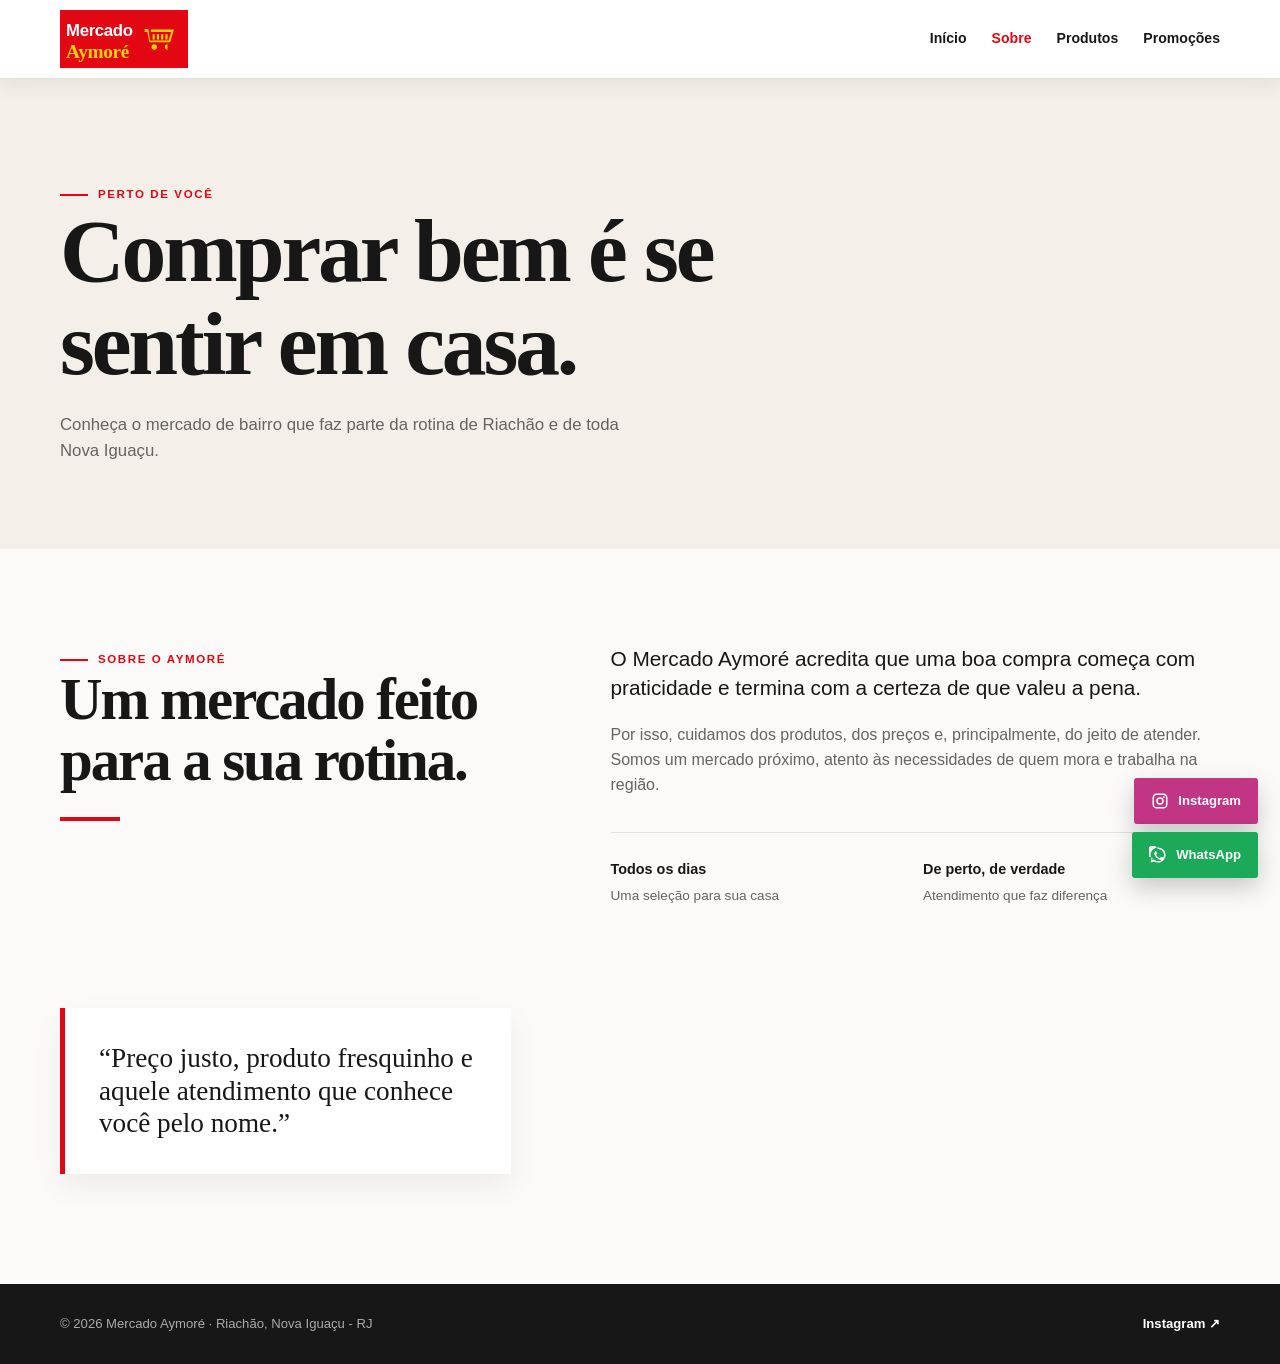
<file: sobre.html>
<!doctype html>
<html lang="pt-BR">
<head>
  <meta charset="utf-8">
  <meta name="viewport" content="width=device-width, initial-scale=1">
  <title>Sobre o Mercado Aymoré</title>
  <meta name="description" content="Conheça a história e o jeito de atender do Mercado Aymoré, em Riachão, Nova Iguaçu.">
  <meta name="theme-color" content="#e30613">
  <style>
    :root { --red:#e30613; --red-dark:#b90410; --ink:#171717; --muted:#66645f; --paper:#fbfaf8; --warm:#f4f0e9; --line:#e5e0d8; --white:#fff; }
    * { box-sizing:border-box; } body { margin:0; color:var(--ink); background:var(--paper); font-family:"DM Sans",sans-serif; line-height:1.55; } a { color:inherit; text-decoration:none; } h1,h2 { margin:0; font-family:Fraunces,Georgia,serif; letter-spacing:-.035em; line-height:1.04; } h1 { max-width:700px; font-size:clamp(3rem,7vw,6rem); } h2 { margin-bottom:18px; font-size:clamp(2.35rem,4.6vw,4rem); } p { color:var(--muted); } .container { width:min(1160px,calc(100% - 40px)); margin:0 auto; } .eyebrow { display:inline-flex; align-items:center; gap:10px; color:var(--red); font-size:.72rem; font-weight:700; letter-spacing:.14em; text-transform:uppercase; } .eyebrow::before { content:""; width:28px; height:2px; background:currentColor; }
    .site-header { position:relative; z-index:10; background:var(--white); border-bottom:1px solid var(--line); box-shadow:0 4px 20px rgba(20,15,10,.08); } .nav-wrap { display:flex; align-items:center; justify-content:space-between; min-height:78px; } .brand { display:inline-flex; align-items:center; gap:9px; padding:8px 12px 8px 6px; background:var(--red); color:var(--white); font-weight:700; font-size:1.05rem; letter-spacing:-.02em; } .brand-mark { position:relative; display:inline-block; width:34px; height:28px; color:#ffd400; } .brand-mark::before { content:""; position:absolute; left:4px; top:7px; width:23px; height:12px; background:currentColor; clip-path:polygon(0 0, 100% 0, 88% 100%, 13% 100%); transform:skew(-8deg); } .brand-mark::after { content:"•  •"; position:absolute; left:6px; bottom:-3px; color:currentColor; font-size:14px; letter-spacing:5px; } .brand-text em { display:block; color:#ffd400; font-family:Fraunces,Georgia,serif; font-size:1.15em; font-style:normal; line-height:.8; }
    .nav-links { display:flex; align-items:center; gap:25px; font-size:.88rem; font-weight:600; } .nav-links a { transition:color .2s ease; } .nav-links a:hover,.nav-links a.active { color:var(--red); } .button { display:inline-flex; align-items:center; justify-content:center; min-height:40px; padding:0 14px; border-radius:3px; font-size:.8rem; font-weight:700; } .button-red { background:var(--red); color:var(--white); } .header-contact { min-height:40px; } .menu-toggle { display:none; width:42px; height:42px; border:0; background:transparent; color:var(--ink); }
    .page-hero { padding:100px 0 85px; background:var(--warm); } .page-hero p { max-width:560px; margin:22px 0 0; font-size:1.05rem; } .story { padding:95px 0 110px; } .story-grid { display:grid; grid-template-columns:.85fr 1.15fr; gap:100px; align-items:start; } .story-copy { max-width:600px; } .story-copy .lead { margin-top:0; color:var(--ink); font-size:1.3rem; line-height:1.4; } .red-rule { width:60px; height:4px; margin:25px 0; background:var(--red); } .detail-list { display:grid; grid-template-columns:1fr 1fr; gap:25px; margin-top:34px; padding-top:25px; border-top:1px solid var(--line); } .detail-list strong { display:block; margin-bottom:3px; font-size:.9rem; } .detail-list span { color:var(--muted); font-size:.85rem; } .quote-block { padding:34px; border-left:5px solid var(--red); background:var(--white); box-shadow:0 12px 28px rgba(30,23,17,.06); } .quote-block p { margin:0; font-family:Fraunces,Georgia,serif; color:var(--ink); font-size:1.7rem; line-height:1.2; }
    footer { padding:30px 0; background:#171717; color:#aaa; font-size:.82rem; } .footer-row { display:flex; align-items:center; justify-content:space-between; gap:20px; } .footer-row a { color:#fff; font-weight:700; } .whatsapp-float, .instagram-float { position:fixed; z-index:15; right:22px; display:flex; align-items:center; gap:9px; padding:13px 17px; border-radius:3px; color:#fff; box-shadow:0 10px 25px rgba(0,0,0,.2); font-size:.82rem; font-weight:700; }.whatsapp-float { bottom:22px; background:#1caa59; }.instagram-float { bottom:76px; background:#c13584; }.social-icon { width:18px; height:18px; flex:0 0 18px; fill:currentColor; } :focus-visible { outline:3px solid #ffd400; outline-offset:3px; }
    @media(max-width:900px) { .nav-links { gap:14px; font-size:.8rem; } .header-contact { display:none; } } @media(max-width:680px) { .container { width:min(100% - 32px,620px); } .nav-wrap { min-height:70px; } .menu-toggle { display:block; } .menu-toggle::before { content:"☰"; font-size:1.5rem; } .nav-links { position:absolute; top:70px; left:0; right:0; display:grid; gap:0; padding:12px 16px 18px; background:var(--white); box-shadow:0 15px 30px rgba(0,0,0,.12); transform:translateY(-150%); transition:transform .3s ease; } .nav-links.is-open { transform:translateY(0); } .nav-links a { padding:13px 10px; border-bottom:1px solid var(--line); } .page-hero { padding:75px 0 65px; } .story { padding:65px 0 75px; } .story-grid { grid-template-columns:1fr; gap:42px; } .detail-list { gap:18px; } .quote-block { padding:28px 22px; } .quote-block p { font-size:1.4rem; } .footer-row { display:block; } .footer-row span { display:block; margin-top:10px; } }
  </style>
</head>
<body>
  <header class="site-header"><div class="container nav-wrap"><a class="brand" href="index.html#inicio" aria-label="Mercado Aymoré, página inicial"><span class="brand-text">Mercado <em>Aymoré</em></span><svg class="brand-mark" viewBox="0 0 64 48" aria-hidden="true"><path fill="currentColor" d="M5 5h7l3 22h35l5-16H17V6h43l-7 24H14L10 11H5V5Zm15 10h4v10h-4V15Zm8 0h4v10h-4V15Zm8 0h4v10h-4V15Zm8 0h4v10h-4V15ZM23 34a5 5 0 1 0 0 10 5 5 0 0 0 0-10Zm25 0a5 5 0 1 0 0 10 5 5 0 0 0-10Z"/></svg></a><nav class="nav-links" id="nav-links" aria-label="Navegação principal"><a href="index.html">Início</a><a class="active" href="sobre.html">Sobre</a><a href="produtos.html">Produtos</a><a href="promocoes.html">Promoções</a></nav><button class="menu-toggle" id="menu-toggle" aria-label="Abrir menu" aria-expanded="false"><span></span></button></div></header>
  <main><section class="page-hero"><div class="container"><span class="eyebrow">Perto de você</span><h1>Comprar bem é se sentir em casa.</h1><p>Conheça o mercado de bairro que faz parte da rotina de Riachão e de toda Nova Iguaçu.</p></div></section><section class="story"><div class="container story-grid"><div><span class="eyebrow">Sobre o Aymoré</span><h2>Um mercado feito para a sua rotina.</h2><div class="red-rule"></div></div><div class="story-copy"><p class="lead">O Mercado Aymoré acredita que uma boa compra começa com praticidade e termina com a certeza de que valeu a pena.</p><p>Por isso, cuidamos dos produtos, dos preços e, principalmente, do jeito de atender. Somos um mercado próximo, atento às necessidades de quem mora e trabalha na região.</p><div class="detail-list"><div><strong>Todos os dias</strong><span>Uma seleção para sua casa</span></div><div><strong>De perto, de verdade</strong><span>Atendimento que faz diferença</span></div></div></div><div class="quote-block"><p>“Preço justo, produto fresquinho e aquele atendimento que conhece você pelo nome.”</p></div></div></section></main>
  <footer><div class="container footer-row"><span>© 2026 Mercado Aymoré · Riachão, Nova Iguaçu - RJ</span><a href="https://www.instagram.com/mercadoaymore" target="_blank" rel="noopener">Instagram ↗</a></div></footer><a class="instagram-float" href="https://www.instagram.com/mercadoaymore" target="_blank" rel="noopener" aria-label="Acessar o Instagram do Mercado Aymoré"><svg class="social-icon" viewBox="0 0 24 24" aria-hidden="true"><path d="M7.5 2h9A5.5 5.5 0 0 1 22 7.5v9a5.5 5.5 0 0 1-5.5 5.5h-9A5.5 5.5 0 0 1 2 16.5v-9A5.5 5.5 0 0 1 7.5 2Zm0 2A3.5 3.5 0 0 0 4 7.5v9A3.5 3.5 0 0 0 7.5 20h9a3.5 3.5 0 0 0 3.5-3.5v-9A3.5 3.5 0 0 0 16.5 4h-9Zm9.75 1.5a1.25 1.25 0 1 1 0 2.5 1.25 1.25 0 0 1 0-2.5ZM12 7a5 5 0 1 1 0 10 5 5 0 0 1 0-10Zm0 2a3 3 0 1 0 0 6 3 3 0 0 0 0-6Z"/></svg><span>Instagram</span></a><a class="whatsapp-float" href="https://wa.me/552137944437?text=Ol%C3%A1%2C%20vim%20pelo%20site%20do%20Mercado%20Aymor%C3%A9" target="_blank" rel="noopener" aria-label="Falar com o Mercado Aymoré pelo WhatsApp"><svg class="social-icon" viewBox="0 0 24 24" aria-hidden="true"><path d="M12 2a10 10 0 0 0-8.66 15L2 22l5.18-1.31A10 10 0 1 0 12 2Zm0 2a8 8 0 0 1 6.93 12L18.2 17.1l.23.36A8 8 0 0 1 7.07 18.2l-.36-.23-2.67.68.7-2.6-.25-.38A8 8 0 1 1 12 4Zm-3.1 3.2c-.2 0-.52.08-.8.39-.28.3-1.08 1.05-1.08 2.57s1.1 2.98 1.25 3.19c.15.2 2.14 3.42 5.26 4.65 2.6 1.03 3.13.83 3.69.78.56-.05 1.8-.74 2.05-1.46.25-.72.25-1.33.17-1.46-.08-.13-.3-.2-.64-.37-.33-.17-1.98-.98-2.28-1.09-.3-.12-.52-.17-.74.17-.22.33-.85 1.09-1.04 1.31-.19.22-.38.25-.7.08-.33-.17-1.38-.51-2.63-1.63-.97-.87-1.62-1.94-1.81-2.27-.19-.33-.02-.52.14-.69.14-.14.33-.38.5-.57.16-.2.22-.33.33-.55.11-.22.06-.42-.03-.59-.08-.17-.74-1.83-1.01-2.5-.27-.65-.54-.56-.74-.56Z"/></svg><span>WhatsApp</span></a>
  <script>const toggle=document.querySelector('#menu-toggle');const nav=document.querySelector('#nav-links');toggle.addEventListener('click',()=>{const open=nav.classList.toggle('is-open');toggle.setAttribute('aria-expanded',String(open));toggle.setAttribute('aria-label',open?'Fechar menu':'Abrir menu');});nav.querySelectorAll('a').forEach(link=>link.addEventListener('click',()=>nav.classList.remove('is-open')));</script>
</body>
</html>
</file>
